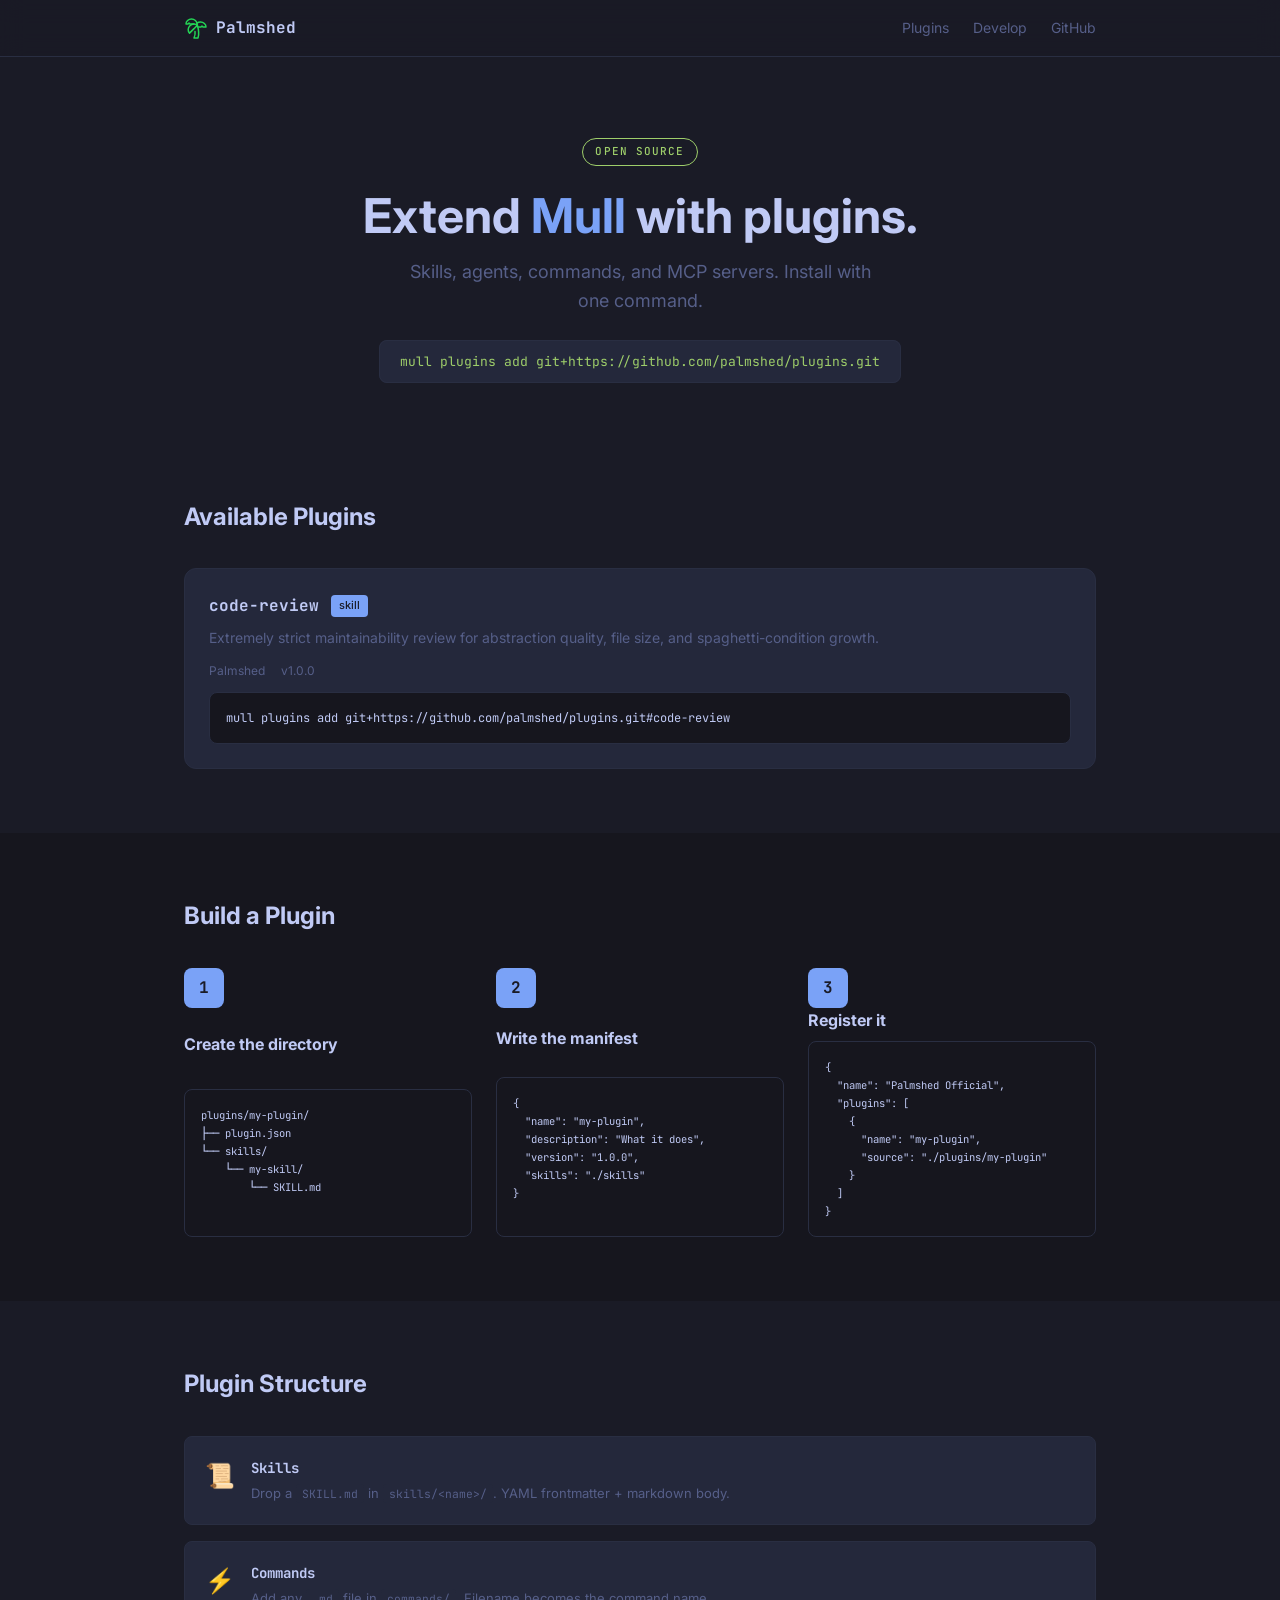
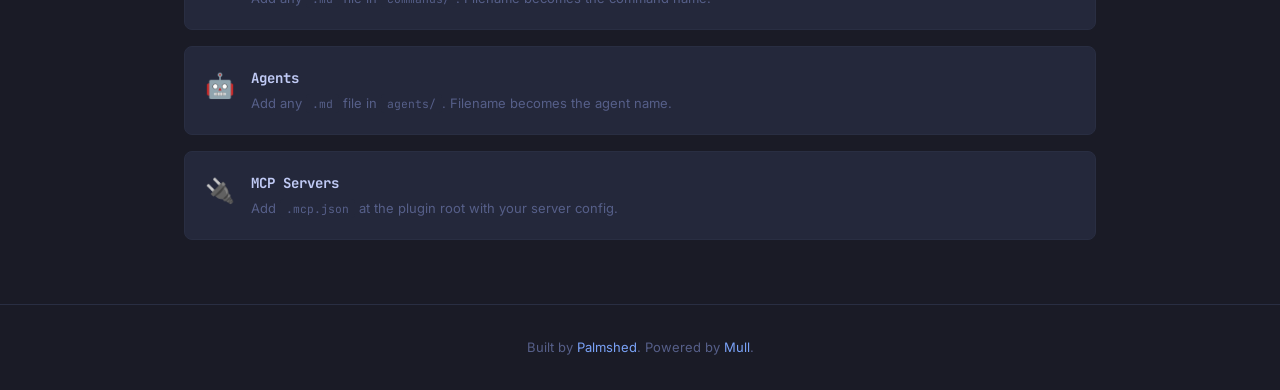
<file: website/index.html>
<!DOCTYPE html>
<html lang="en">
<head>
  <meta charset="UTF-8">
  <meta name="viewport" content="width=device-width, initial-scale=1.0">
  <title>Palmshed Plugins</title>
  <link rel="icon" type="image/svg+xml" href="./favicon.svg" />
  <link rel="icon" type="image/x-icon" href="./favicon.ico" />
  <link rel="stylesheet" href="style.css">
  <link rel="preconnect" href="https://fonts.googleapis.com">
  <link href="https://fonts.googleapis.com/css2?family=JetBrains+Mono:wght@400;500;700&family=Inter:wght@400;500;600;700&display=swap" rel="stylesheet">
</head>
<body>
  <nav class="nav">
    <div class="nav-inner">
      <a href="/" class="logo">
        <img src="./favicon.svg" alt="Palmshed" width="24" height="24"> Palmshed
      </a>
      <div class="nav-links">
        <a href="#plugins">Plugins</a>
        <a href="#develop">Develop</a>
        <a href="https://github.com/palmshed/plugins" target="_blank">GitHub</a>
      </div>
    </div>
  </nav>

  <header class="hero">
    <div class="container">
      <div class="hero-badge">OPEN SOURCE</div>
      <h1>Extend <span class="accent">Mull</span> with plugins.</h1>
      <p class="hero-sub">Skills, agents, commands, and MCP servers. Install with one command.</p>
      <div class="hero-install">
        <code>mull plugins add git+https://github.com/palmshed/plugins.git</code>
      </div>
    </div>
  </header>

  <section id="plugins" class="section">
    <div class="container">
      <h2>Available Plugins</h2>
      <div class="plugin-grid" id="plugin-list">
        <div class="plugin-card">
          <div class="plugin-header">
            <h3>code-review</h3>
            <span class="plugin-badge">skill</span>
          </div>
          <p>Extremely strict maintainability review for abstraction quality, file size, and spaghetti-condition growth.</p>
          <div class="plugin-meta">
            <span class="author">Palmshed</span>
            <span class="version">v1.0.0</span>
          </div>
          <pre class="plugin-install">mull plugins add git+https://github.com/palmshed/plugins.git#code-review</pre>
        </div>
      </div>
    </div>
  </section>

  <section id="develop" class="section section-alt">
    <div class="container">
      <h2>Build a Plugin</h2>
      <div class="steps">
        <div class="step">
          <div class="step-num">1</div>
          <h3>Create the directory</h3>
          <pre><code>plugins/my-plugin/
├── plugin.json
└── skills/
    └── my-skill/
        └── SKILL.md</code></pre>
        </div>
        <div class="step">
          <div class="step-num">2</div>
          <h3>Write the manifest</h3>
          <pre><code>{
  "name": "my-plugin",
  "description": "What it does",
  "version": "1.0.0",
  "skills": "./skills"
}</code></pre>
        </div>
        <div class="step">
          <div class="step-num">3</div>
          <h3>Register it</h3>
          <pre><code>{
  "name": "Palmshed Official",
  "plugins": [
    {
      "name": "my-plugin",
      "source": "./plugins/my-plugin"
    }
  ]
}</code></pre>
        </div>
      </div>
    </div>
  </section>

  <section class="section">
    <div class="container">
      <h2>Plugin Structure</h2>
      <div class="structure-table">
        <div class="structure-row">
          <div class="structure-icon">📜</div>
          <div>
            <h4>Skills</h4>
            <p>Drop a <code>SKILL.md</code> in <code>skills/&lt;name&gt;/</code>. YAML frontmatter + markdown body.</p>
          </div>
        </div>
        <div class="structure-row">
          <div class="structure-icon">⚡</div>
          <div>
            <h4>Commands</h4>
            <p>Add any <code>.md</code> file in <code>commands/</code>. Filename becomes the command name.</p>
          </div>
        </div>
        <div class="structure-row">
          <div class="structure-icon">🤖</div>
          <div>
            <h4>Agents</h4>
            <p>Add any <code>.md</code> file in <code>agents/</code>. Filename becomes the agent name.</p>
          </div>
        </div>
        <div class="structure-row">
          <div class="structure-icon">🔌</div>
          <div>
            <h4>MCP Servers</h4>
            <p>Add <code>.mcp.json</code> at the plugin root with your server config.</p>
          </div>
        </div>
      </div>
    </div>
  </section>

  <footer class="footer">
    <div class="container">
      <p>Built by <a href="https://palmshed.ai">Palmshed</a>. Powered by <a href="https://github.com/palmshed/mull">Mull</a>.</p>
    </div>
  </footer>
</body>
</html>
</file>
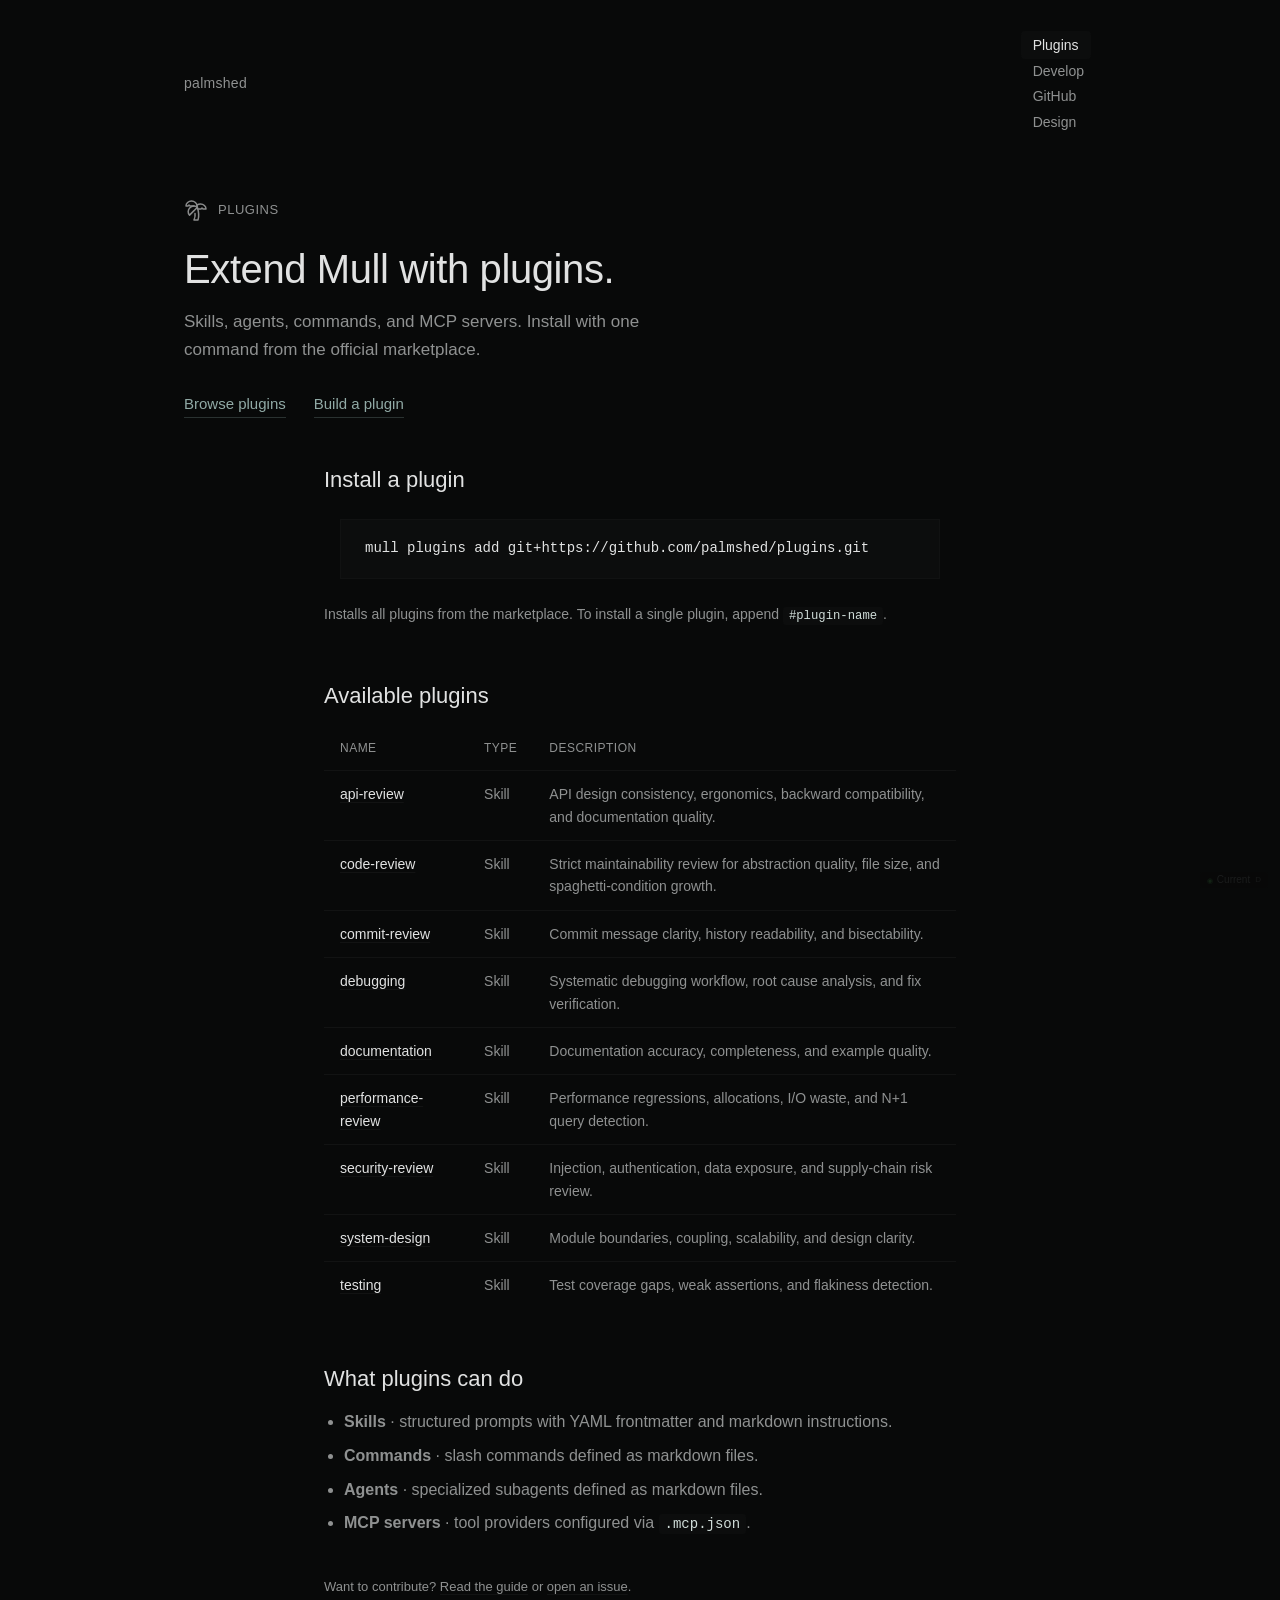
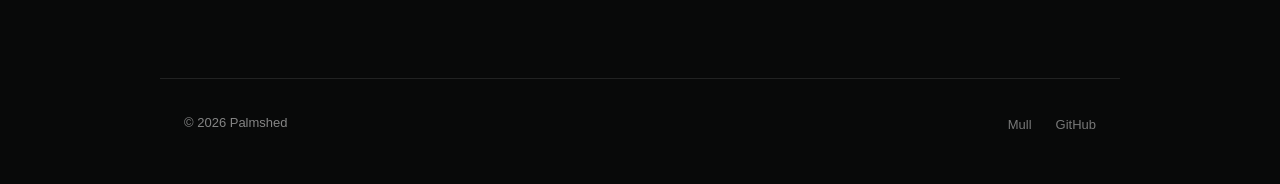
<file: .github/website/index.html>
<!doctype html>
<html lang="en">
  <head>
    <meta charset="utf-8" />
    <meta name="viewport" content="width=device-width, initial-scale=1" />
    <title>Palmshed ~ Plugins</title>
    <meta name="description" content="Extend Mull with skills, agents, commands, and MCP servers. Install with one command." />
    <link rel="stylesheet" href="./styles.css" />
    <link rel="icon" type="image/svg+xml" href="./favicon.svg" />
    <link rel="icon" type="image/x-icon" href="./favicon.ico" />
  </head>
  <body>
    <script>
      (function(){var k='palmshed-design';var v=sessionStorage.getItem(k);if(v==='previous'){document.documentElement.dataset.design='previous'}})();
    </script>
    <nav>
      <span class="nav-mark"><svg class="nav-icon" viewBox="0 0 24 24" fill="none" stroke="currentColor" stroke-width="1.5" stroke-linecap="round" stroke-linejoin="round" aria-hidden="true"><path d="M13 8c0-2.76-2.46-5-5.5-5S2 5.24 2 8h2l1-1 1 1h4"/><path d="M13 7.14A5.82 5.82 0 0 1 16.5 6c3.04 0 5.5 2.24 5.5 5h-3l-1-1-1 1h-3"/><path d="M5.89 9.71c-2.15 2.15-2.3 5.47-.35 7.43l4.24-4.25.7-.7.71-.71 2.12-2.12c-1.95-1.96-5.27-1.8-7.42.35"/><path d="M11 15.5c.5 2.5-.17 4.5-1 6.5h4c2-5.5-.5-12-1-14"/></svg> palmshed</span>
      <ul class="nav-links" id="nav">
        <li><a href="./index.html" class="active">Plugins</a></li>
        <li><a href="./develop.html">Develop</a></li>
        <li><a href="https://github.com/palmshed/plugins">GitHub</a></li>
        <li><a href="#" id="design-link">Design</a></li>
      </ul>
      <button class="mobile-menu-toggle" aria-label="Menu" aria-expanded="false">Menu</button>
    </nav>

    <div class="hero">
      <div class="hero-content">
        <div class="hero-mark">
          <svg viewBox="0 0 24 24" fill="none" stroke="currentColor" stroke-width="1.5" stroke-linecap="round" stroke-linejoin="round" aria-hidden="true">
            <path d="M13 8c0-2.76-2.46-5-5.5-5S2 5.24 2 8h2l1-1 1 1h4"/>
            <path d="M13 7.14A5.82 5.82 0 0 1 16.5 6c3.04 0 5.5 2.24 5.5 5h-3l-1-1-1 1h-3"/>
            <path d="M5.89 9.71c-2.15 2.15-2.3 5.47-.35 7.43l4.24-4.25.7-.7.71-.71 2.12-2.12c-1.95-1.96-5.27-1.8-7.42.35"/>
            <path d="M11 15.5c.5 2.5-.17 4.5-1 6.5h4c2-5.5-.5-12-1-14"/>
          </svg>
          <span>Plugins</span>
        </div>
        <h1>Extend Mull with plugins.</h1>
        <p>Skills, agents, commands, and MCP servers. Install with one command from the official marketplace.</p>
        <div class="hero-actions">
          <a href="./index.html#available">Browse plugins</a>
          <a href="./develop.html">Build a plugin</a>
        </div>
      </div>
    </div>

    <div class="page" id="available">
      <section>
        <h2>Install a plugin</h2>
        <pre><code>mull plugins add git+https://github.com/palmshed/plugins.git</code></pre>
        <p class="subtext">Installs all plugins from the marketplace. To install a single plugin, append <code>#plugin-name</code>.</p>
      </section>

      <section>
        <h2>Available plugins</h2>
        <div class="table-wrap">
          <table class="table">
            <thead>
              <tr>
                <th>Name</th>
                <th>Type</th>
                <th>Description</th>
              </tr>
            </thead>
            <tbody>
              <tr>
                <td data-label="Name"><a href="https://github.com/palmshed/plugins/tree/main/plugins/api-review">api-review</a></td>
                <td data-label="Type">Skill</td>
                <td data-label="Description">API design consistency, ergonomics, backward compatibility, and documentation quality.</td>
              </tr>
              <tr>
                <td data-label="Name"><a href="https://github.com/palmshed/plugins/tree/main/plugins/code-review">code-review</a></td>
                <td data-label="Type">Skill</td>
                <td data-label="Description">Strict maintainability review for abstraction quality, file size, and spaghetti-condition growth.</td>
              </tr>
              <tr>
                <td data-label="Name"><a href="https://github.com/palmshed/plugins/tree/main/plugins/commit-review">commit-review</a></td>
                <td data-label="Type">Skill</td>
                <td data-label="Description">Commit message clarity, history readability, and bisectability.</td>
              </tr>
              <tr>
                <td data-label="Name"><a href="https://github.com/palmshed/plugins/tree/main/plugins/debugging">debugging</a></td>
                <td data-label="Type">Skill</td>
                <td data-label="Description">Systematic debugging workflow, root cause analysis, and fix verification.</td>
              </tr>
              <tr>
                <td data-label="Name"><a href="https://github.com/palmshed/plugins/tree/main/plugins/documentation">documentation</a></td>
                <td data-label="Type">Skill</td>
                <td data-label="Description">Documentation accuracy, completeness, and example quality.</td>
              </tr>
              <tr>
                <td data-label="Name"><a href="https://github.com/palmshed/plugins/tree/main/plugins/performance-review">performance-review</a></td>
                <td data-label="Type">Skill</td>
                <td data-label="Description">Performance regressions, allocations, I/O waste, and N+1 query detection.</td>
              </tr>
              <tr>
                <td data-label="Name"><a href="https://github.com/palmshed/plugins/tree/main/plugins/security-review">security-review</a></td>
                <td data-label="Type">Skill</td>
                <td data-label="Description">Injection, authentication, data exposure, and supply-chain risk review.</td>
              </tr>
              <tr>
                <td data-label="Name"><a href="https://github.com/palmshed/plugins/tree/main/plugins/system-design">system-design</a></td>
                <td data-label="Type">Skill</td>
                <td data-label="Description">Module boundaries, coupling, scalability, and design clarity.</td>
              </tr>
              <tr>
                <td data-label="Name"><a href="https://github.com/palmshed/plugins/tree/main/plugins/testing">testing</a></td>
                <td data-label="Type">Skill</td>
                <td data-label="Description">Test coverage gaps, weak assertions, and flakiness detection.</td>
              </tr>
            </tbody>
          </table>
        </div>
      </section>

      <section>
        <h2>What plugins can do</h2>
        <ul>
          <li><strong>Skills</strong> &middot; structured prompts with YAML frontmatter and markdown instructions.</li>
          <li><strong>Commands</strong> &middot; slash commands defined as markdown files.</li>
          <li><strong>Agents</strong> &middot; specialized subagents defined as markdown files.</li>
          <li><strong>MCP servers</strong> &middot; tool providers configured via <code>.mcp.json</code>.</li>
        </ul>
      </section>

      <p class="feedback">Want to contribute? <a href="./develop.html">Read the guide</a> or <a href="https://github.com/palmshed/plugins/issues">open an issue</a>.</p>
    </div>

    <footer>
      <p>&copy; 2026 Palmshed</p>
      <ul class="footer-links">
        <li><a href="https://github.com/palmshed/mull">Mull</a></li>
        <li><a href="https://github.com/palmshed/plugins">GitHub</a></li>
      </ul>
    </footer>

    <script src="./design-mode.js"></script>
    <script>
      (function() {
        var toggle = document.querySelector('.mobile-menu-toggle');
        var nav = document.getElementById('nav');
        if (!toggle || !nav) return;
        function sync() { toggle.setAttribute('aria-expanded', nav.classList.contains('active')); }
        toggle.addEventListener('click', function(e) {
          e.stopPropagation();
          nav.classList.toggle('active');
          sync();
        });
        document.addEventListener('click', function(e) {
          if (nav.classList.contains('active') && !nav.contains(e.target) && e.target !== toggle) {
            nav.classList.remove('active');
            sync();
          }
        });
        document.addEventListener('keydown', function(e) {
          if (e.key === 'Escape' && nav.classList.contains('active')) {
            nav.classList.remove('active');
            sync();
            toggle.focus();
          }
        });
      })();
    </script>
  </body>
</html>
</file>
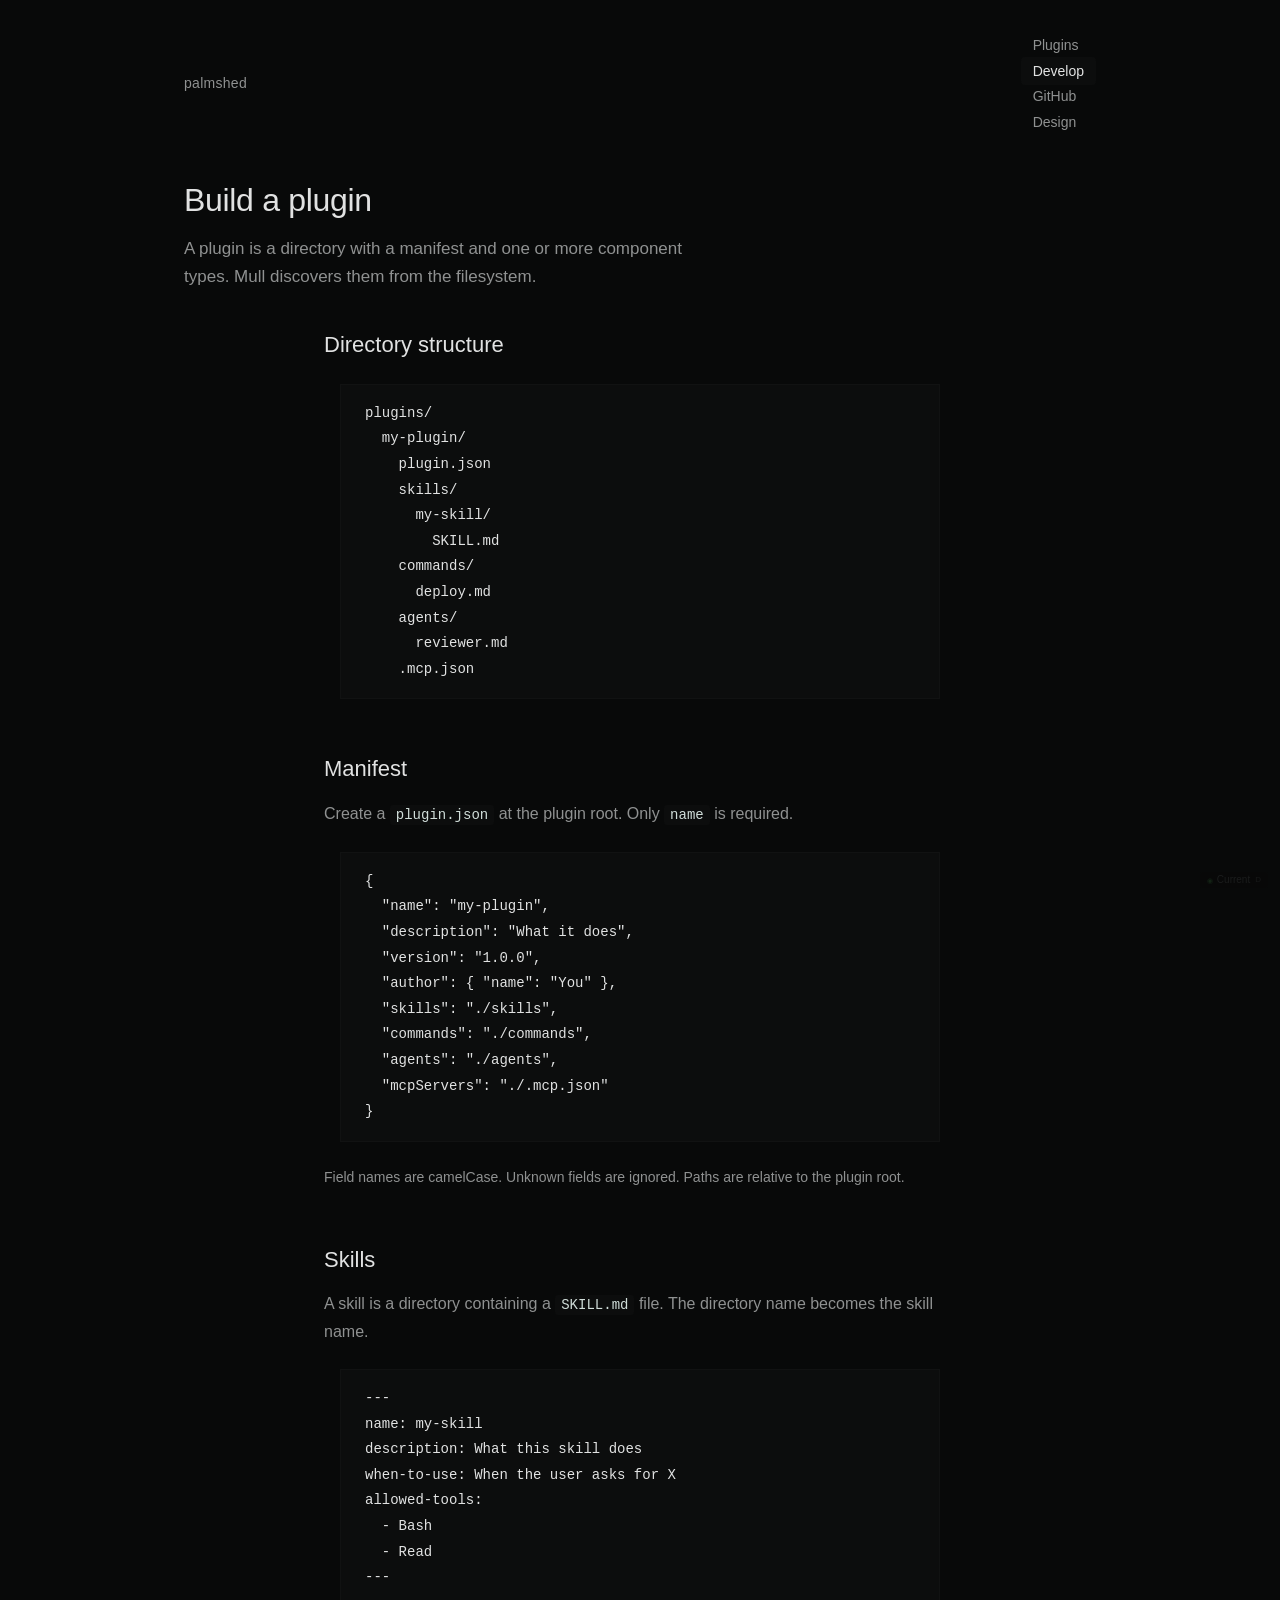
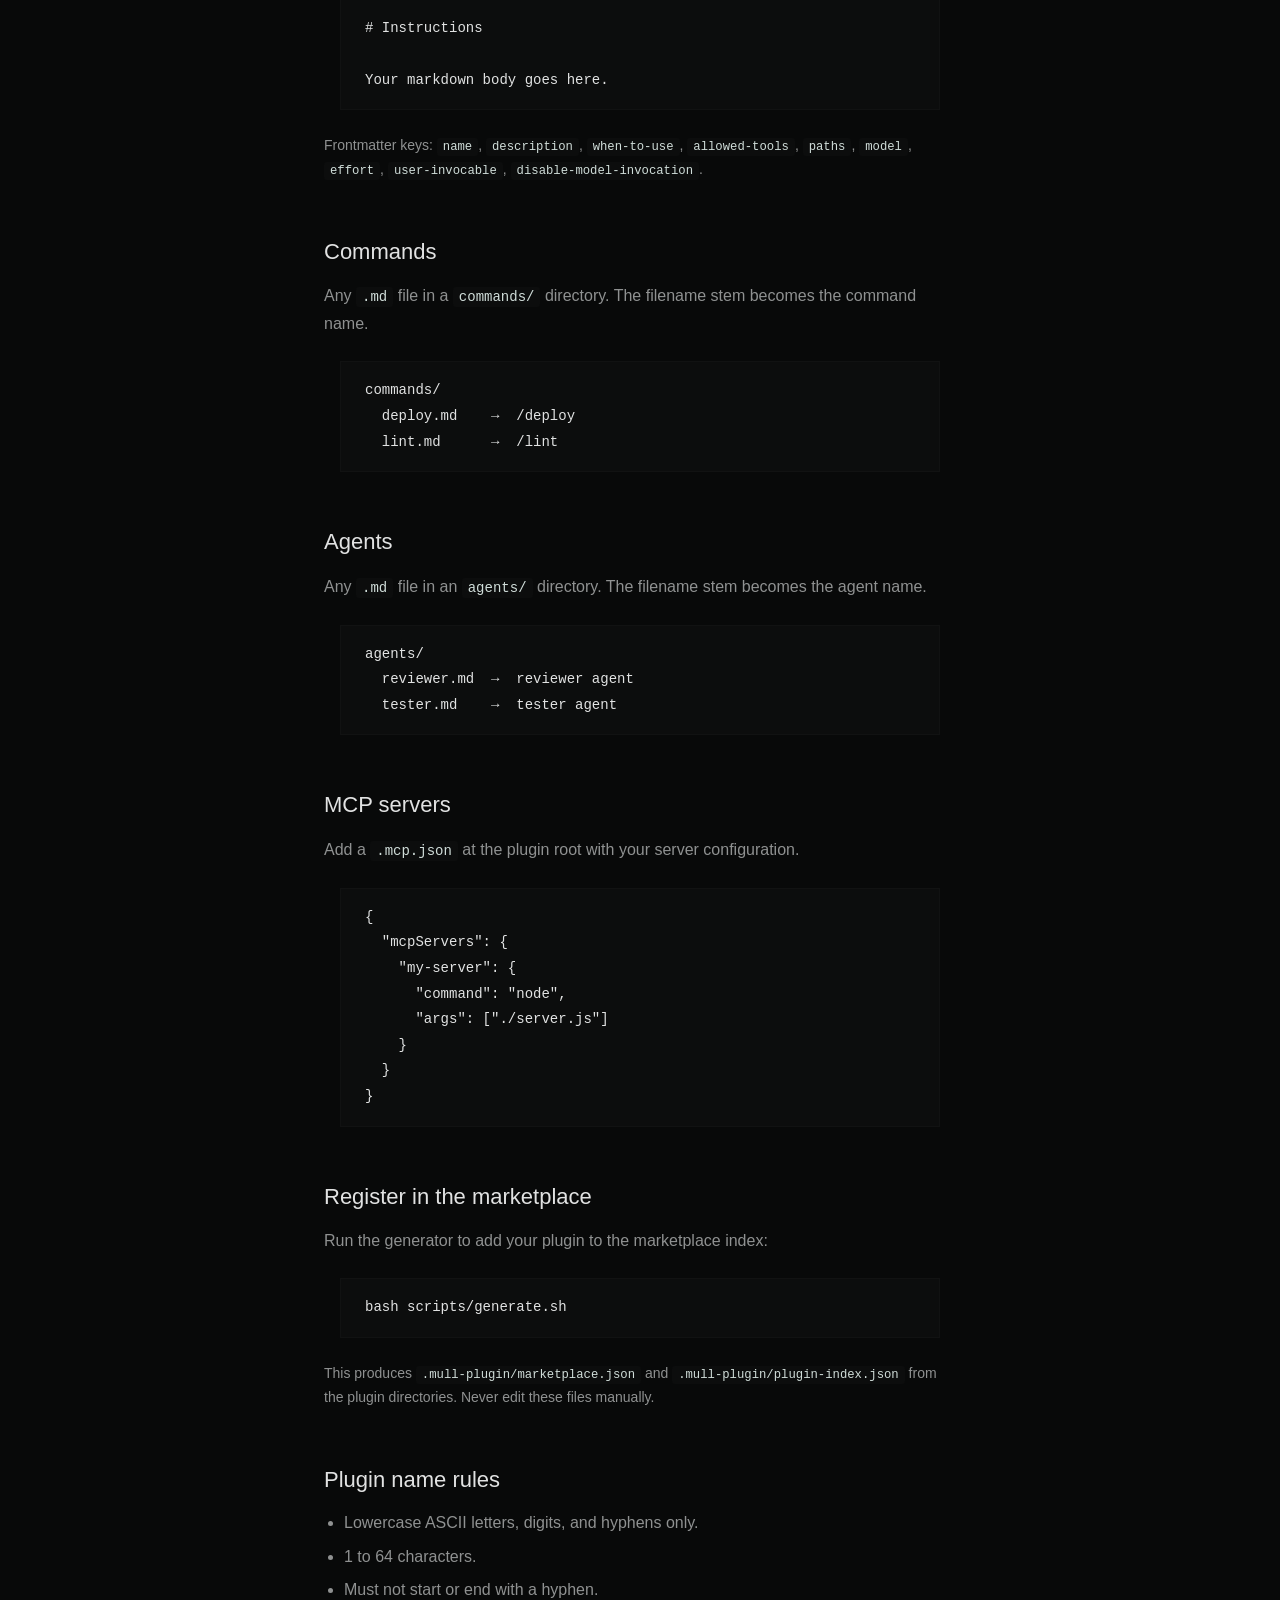
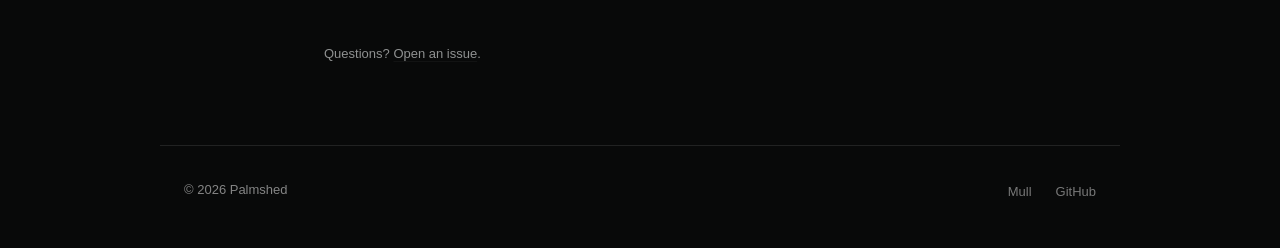
<file: .github/website/develop.html>
<!doctype html>
<html lang="en">
  <head>
    <meta charset="utf-8" />
    <meta name="viewport" content="width=device-width, initial-scale=1" />
    <title>Palmshed ~ Develop</title>
    <meta name="description" content="Build a plugin for Mull. Skills, agents, commands, and MCP servers." />
    <link rel="stylesheet" href="./styles.css" />
    <link rel="icon" type="image/svg+xml" href="./favicon.svg" />
    <link rel="icon" type="image/x-icon" href="./favicon.ico" />
  </head>
  <body>
    <script>
      (function(){var k='palmshed-design';var v=sessionStorage.getItem(k);if(v==='previous'){document.documentElement.dataset.design='previous'}})();
    </script>
    <nav>
      <span class="nav-mark"><svg class="nav-icon" viewBox="0 0 24 24" fill="none" stroke="currentColor" stroke-width="1.5" stroke-linecap="round" stroke-linejoin="round" aria-hidden="true"><path d="M13 8c0-2.76-2.46-5-5.5-5S2 5.24 2 8h2l1-1 1 1h4"/><path d="M13 7.14A5.82 5.82 0 0 1 16.5 6c3.04 0 5.5 2.24 5.5 5h-3l-1-1-1 1h-3"/><path d="M5.89 9.71c-2.15 2.15-2.3 5.47-.35 7.43l4.24-4.25.7-.7.71-.71 2.12-2.12c-1.95-1.96-5.27-1.8-7.42.35"/><path d="M11 15.5c.5 2.5-.17 4.5-1 6.5h4c2-5.5-.5-12-1-14"/></svg> palmshed</span>
      <ul class="nav-links" id="nav">
        <li><a href="./index.html">Plugins</a></li>
        <li><a href="./develop.html" class="active">Develop</a></li>
        <li><a href="https://github.com/palmshed/plugins">GitHub</a></li>
        <li><a href="#" id="design-link">Design</a></li>
      </ul>
      <button class="mobile-menu-toggle" aria-label="Menu" aria-expanded="false">Menu</button>
    </nav>

    <div class="hero hero-short">
      <div class="hero-content">
        <h1>Build a plugin</h1>
        <p>A plugin is a directory with a manifest and one or more component types. Mull discovers them from the filesystem.</p>
      </div>
    </div>

    <div class="page">
      <section>
        <h2>Directory structure</h2>
        <pre><code>plugins/
  my-plugin/
    plugin.json
    skills/
      my-skill/
        SKILL.md
    commands/
      deploy.md
    agents/
      reviewer.md
    .mcp.json</code></pre>
      </section>

      <section>
        <h2>Manifest</h2>
        <p>Create a <code>plugin.json</code> at the plugin root. Only <code>name</code> is required.</p>
        <pre><code>{
  "name": "my-plugin",
  "description": "What it does",
  "version": "1.0.0",
  "author": { "name": "You" },
  "skills": "./skills",
  "commands": "./commands",
  "agents": "./agents",
  "mcpServers": "./.mcp.json"
}</code></pre>
        <p class="subtext">Field names are camelCase. Unknown fields are ignored. Paths are relative to the plugin root.</p>
      </section>

      <section>
        <h2>Skills</h2>
        <p>A skill is a directory containing a <code>SKILL.md</code> file. The directory name becomes the skill name.</p>
        <pre><code>---
name: my-skill
description: What this skill does
when-to-use: When the user asks for X
allowed-tools:
  - Bash
  - Read
---

# Instructions

Your markdown body goes here.</code></pre>
        <p class="subtext">Frontmatter keys: <code>name</code>, <code>description</code>, <code>when-to-use</code>, <code>allowed-tools</code>, <code>paths</code>, <code>model</code>, <code>effort</code>, <code>user-invocable</code>, <code>disable-model-invocation</code>.</p>
      </section>

      <section>
        <h2>Commands</h2>
        <p>Any <code>.md</code> file in a <code>commands/</code> directory. The filename stem becomes the command name.</p>
        <pre><code>commands/
  deploy.md    &rarr;  /deploy
  lint.md      &rarr;  /lint</code></pre>
      </section>

      <section>
        <h2>Agents</h2>
        <p>Any <code>.md</code> file in an <code>agents/</code> directory. The filename stem becomes the agent name.</p>
        <pre><code>agents/
  reviewer.md  &rarr;  reviewer agent
  tester.md    &rarr;  tester agent</code></pre>
      </section>

      <section>
        <h2>MCP servers</h2>
        <p>Add a <code>.mcp.json</code> at the plugin root with your server configuration.</p>
        <pre><code>{
  "mcpServers": {
    "my-server": {
      "command": "node",
      "args": ["./server.js"]
    }
  }
}</code></pre>
      </section>

      <section>
        <h2>Register in the marketplace</h2>
        <p>Run the generator to add your plugin to the marketplace index:</p>
        <pre><code>bash scripts/generate.sh</code></pre>
        <p class="subtext">This produces <code>.mull-plugin/marketplace.json</code> and <code>.mull-plugin/plugin-index.json</code> from the plugin directories. Never edit these files manually.</p>
      </section>

      <section>
        <h2>Plugin name rules</h2>
        <ul>
          <li>Lowercase ASCII letters, digits, and hyphens only.</li>
          <li>1 to 64 characters.</li>
          <li>Must not start or end with a hyphen.</li>
        </ul>
      </section>

      <p class="feedback">Questions? <a href="https://github.com/palmshed/plugins/issues">Open an issue</a>.</p>
    </div>

    <footer>
      <p>&copy; 2026 Palmshed</p>
      <ul class="footer-links">
        <li><a href="https://github.com/palmshed/mull">Mull</a></li>
        <li><a href="https://github.com/palmshed/plugins">GitHub</a></li>
      </ul>
    </footer>

    <script src="./design-mode.js"></script>
    <script>
      (function() {
        var toggle = document.querySelector('.mobile-menu-toggle');
        var nav = document.getElementById('nav');
        if (!toggle || !nav) return;
        function sync() { toggle.setAttribute('aria-expanded', nav.classList.contains('active')); }
        toggle.addEventListener('click', function(e) {
          e.stopPropagation();
          nav.classList.toggle('active');
          sync();
        });
        document.addEventListener('click', function(e) {
          if (nav.classList.contains('active') && !nav.contains(e.target) && e.target !== toggle) {
            nav.classList.remove('active');
            sync();
          }
        });
        document.addEventListener('keydown', function(e) {
          if (e.key === 'Escape' && nav.classList.contains('active')) {
            nav.classList.remove('active');
            sync();
            toggle.focus();
          }
        });
      })();
    </script>
  </body>
</html>
</file>
<file: website/style.css>
:root {
  --bg: #1a1b26;
  --bg-alt: #16161e;
  --bg-card: #24283b;
  --fg: #c0caf5;
  --fg-dim: #565f89;
  --accent: #7aa2f7;
  --green: #9ece6a;
  --red: #f7768e;
  --yellow: #e0af68;
  --purple: #bb9af7;
  --border: #292e42;
  --font-mono: 'JetBrains Mono', monospace;
  --font-sans: 'Inter', -apple-system, sans-serif;
}

* { margin: 0; padding: 0; box-sizing: border-box; }

body {
  font-family: var(--font-sans);
  background: var(--bg);
  color: var(--fg);
  line-height: 1.6;
  -webkit-font-smoothing: antialiased;
}

.container {
  max-width: 960px;
  margin: 0 auto;
  padding: 0 24px;
}

a { color: var(--accent); text-decoration: none; }
a:hover { text-decoration: underline; }

code {
  font-family: var(--font-mono);
  font-size: 0.875em;
  background: var(--bg-card);
  padding: 2px 6px;
  border-radius: 4px;
}

pre {
  font-family: var(--font-mono);
  font-size: 0.8125rem;
  background: var(--bg-alt);
  border: 1px solid var(--border);
  border-radius: 8px;
  padding: 16px;
  overflow-x: auto;
  line-height: 1.5;
}

pre code {
  background: none;
  padding: 0;
}

/* Nav */
.nav {
  position: sticky;
  top: 0;
  z-index: 100;
  background: rgba(26, 27, 38, 0.85);
  backdrop-filter: blur(12px);
  border-bottom: 1px solid var(--border);
}

.nav-inner {
  max-width: 960px;
  margin: 0 auto;
  padding: 0 24px;
  display: flex;
  align-items: center;
  justify-content: space-between;
  height: 56px;
}

.logo {
  font-family: var(--font-mono);
  font-weight: 700;
  font-size: 1rem;
  color: var(--fg);
  display: flex;
  align-items: center;
  gap: 8px;
}

.logo:hover { text-decoration: none; }

.logo img {
  display: inline-block;
  vertical-align: middle;
}

.logo-icon { color: var(--accent); }

.nav-links {
  display: flex;
  gap: 24px;
  font-size: 0.875rem;
}

.nav-links a { color: var(--fg-dim); }
.nav-links a:hover { color: var(--fg); text-decoration: none; }

/* Hero */
.hero {
  padding: 80px 0 60px;
  text-align: center;
}

.hero-badge {
  display: inline-block;
  font-family: var(--font-mono);
  font-size: 0.6875rem;
  font-weight: 500;
  letter-spacing: 0.1em;
  color: var(--green);
  border: 1px solid var(--green);
  padding: 4px 12px;
  border-radius: 999px;
  margin-bottom: 24px;
}

.hero h1 {
  font-size: 3rem;
  font-weight: 700;
  line-height: 1.1;
  margin-bottom: 16px;
}

.accent { color: var(--accent); }

.hero-sub {
  font-size: 1.125rem;
  color: var(--fg-dim);
  max-width: 480px;
  margin: 0 auto 32px;
}

.hero-install {
  display: inline-block;
}

.hero-install code {
  font-size: 0.8125rem;
  background: var(--bg-card);
  border: 1px solid var(--border);
  padding: 12px 20px;
  border-radius: 8px;
  color: var(--green);
}

/* Sections */
.section {
  padding: 64px 0;
}

.section-alt {
  background: var(--bg-alt);
}

.section h2 {
  font-size: 1.5rem;
  margin-bottom: 32px;
}

/* Plugin grid */
.plugin-grid {
  display: grid;
  gap: 16px;
}

.plugin-card {
  background: var(--bg-card);
  border: 1px solid var(--border);
  border-radius: 12px;
  padding: 24px;
  transition: border-color 0.2s;
}

.plugin-card:hover {
  border-color: var(--accent);
}

.plugin-header {
  display: flex;
  align-items: center;
  gap: 12px;
  margin-bottom: 8px;
}

.plugin-header h3 {
  font-family: var(--font-mono);
  font-size: 1rem;
}

.plugin-badge {
  font-size: 0.6875rem;
  font-weight: 500;
  background: var(--accent);
  color: var(--bg);
  padding: 2px 8px;
  border-radius: 4px;
}

.plugin-card p {
  color: var(--fg-dim);
  font-size: 0.875rem;
  margin-bottom: 12px;
}

.plugin-meta {
  display: flex;
  gap: 16px;
  font-size: 0.75rem;
  color: var(--fg-dim);
  margin-bottom: 12px;
}

.plugin-install {
  font-size: 0.75rem;
  margin: 0;
}

/* Steps */
.steps {
  display: grid;
  gap: 24px;
}

.step {
  display: grid;
  grid-template-columns: 40px 1fr;
  grid-template-rows: auto auto;
  gap: 0 16px;
}

.step-num {
  grid-row: 1 / 3;
  width: 40px;
  height: 40px;
  display: flex;
  align-items: center;
  justify-content: center;
  background: var(--accent);
  color: var(--bg);
  font-family: var(--font-mono);
  font-weight: 700;
  border-radius: 8px;
}

.step h3 {
  font-size: 1rem;
  margin-bottom: 8px;
}

.step pre {
  font-size: 0.75rem;
}

/* Structure table */
.structure-table {
  display: grid;
  gap: 16px;
}

.structure-row {
  display: flex;
  gap: 16px;
  align-items: flex-start;
  background: var(--bg-card);
  border: 1px solid var(--border);
  border-radius: 8px;
  padding: 20px;
}

.structure-icon {
  font-size: 1.5rem;
  flex-shrink: 0;
}

.structure-row h4 {
  font-family: var(--font-mono);
  font-size: 0.875rem;
  margin-bottom: 4px;
}

.structure-row p {
  font-size: 0.8125rem;
  color: var(--fg-dim);
}

/* Footer */
.footer {
  border-top: 1px solid var(--border);
  padding: 32px 0;
  text-align: center;
  font-size: 0.8125rem;
  color: var(--fg-dim);
}

/* Responsive */
@media (min-width: 640px) {
  .steps {
    grid-template-columns: repeat(3, 1fr);
  }

  .step {
    grid-template-columns: 1fr;
    grid-template-rows: auto auto auto;
  }

  .step-num {
    grid-row: auto;
  }
}
</file>
<file: .github/website/styles.css>
:root {
  --bg: #080909;
  --surface: #0e1010;
  --text: #e1e2e2;
  --text-secondary: #8f9191;
  --accent: #91AAA6;
  --border: rgba(255, 255, 255, 0.04);
  --code-bg: rgba(255, 255, 255, 0.015);
  --font: -apple-system, BlinkMacSystemFont, "Segoe UI", Roboto, Helvetica, Arial, sans-serif;
  --mono: ui-monospace, SFMono-Regular, "SF Mono", Menlo, Consolas, monospace;
}

* {
  box-sizing: border-box;
  margin: 0;
  padding: 0;
}

body {
  background: var(--bg);
  color: var(--text);
  font-family: var(--font);
  font-size: 1rem;
  line-height: 1.6;
  -webkit-font-smoothing: antialiased;
}

a {
  color: var(--text);
  text-decoration: underline;
  text-underline-offset: 3px;
  text-decoration-color: var(--border);
}

a:hover {
  color: var(--accent);
  text-decoration-color: var(--accent);
}

:focus-visible {
  outline: 1.5px solid var(--accent);
  outline-offset: 2px;
}

/* Navigation */
nav {
  display: flex;
  align-items: center;
  justify-content: space-between;
  padding: 2rem 1.5rem 0;
  max-width: 960px;
  margin: 0 auto;
  position: relative;
}

.nav-links {
  gap: 0.25rem;
  list-style: none;
}

.nav-mark {
  display: flex;
  align-items: center;
  gap: 0.5rem;
  font-size: 0.875rem;
  font-weight: 500;
  color: var(--text-secondary);
  letter-spacing: 0.02em;
}

.nav-icon {
  width: 1rem;
  height: 1rem;
  display: none;
}

.nav-links a {
  font-size: 0.875rem;
  color: var(--text-secondary);
  text-decoration: none;
  padding: 0.375rem 0.75rem;
  border-radius: 4px;
  transition: none;
}

.nav-links a:hover,
.nav-links a.active {
  color: var(--text);
  background: var(--code-bg);
}

.mobile-menu-toggle {
  display: none;
  background: none;
  border: 1px solid var(--border);
  border-radius: 4px;
  cursor: pointer;
  padding: 0.5rem 0.75rem;
  color: var(--text-secondary);
  font-family: var(--font);
  font-size: 0.8125rem;
}

.mobile-menu-toggle:hover {
  color: var(--text);
  border-color: rgba(255, 255, 255, 0.15);
}

/* Hero */
.hero {
  padding: 4rem 1.5rem 3rem;
  max-width: 960px;
  margin: 0 auto;
}

.hero-content {
  max-width: 640px;
}

.hero-mark {
  display: flex;
  align-items: center;
  gap: 0.625rem;
  margin-bottom: 1.5rem;
}

.hero-mark svg {
  width: 1.5rem;
  height: 1.5rem;
  opacity: 0.6;
  flex-shrink: 0;
}

.hero-mark span {
  font-size: 0.8125rem;
  color: var(--text-secondary);
  font-weight: 500;
  letter-spacing: 0.04em;
  text-transform: uppercase;
}

.hero h1 {
  font-size: clamp(1.625rem, 4.5vw, 2.5rem);
  font-weight: 500;
  line-height: 1.15;
  margin-bottom: 1rem;
  letter-spacing: -0.01em;
  max-width: 500px;
}

.hero p {
  font-size: clamp(1rem, 2.5vw, 1.0625rem);
  color: var(--text-secondary);
  line-height: 1.65;
  max-width: 520px;
}

.hero-actions {
  margin-top: 1.75rem;
  display: flex;
  gap: 1.75rem;
  align-items: center;
  flex-wrap: wrap;
}

.hero-actions a {
  font-size: 0.9375rem;
  font-weight: 500;
  color: var(--accent);
  text-decoration: none;
  border-bottom: 1px solid rgba(145, 170, 166, 0.25);
  padding-bottom: 1px;
}

.hero-actions a:hover {
  color: var(--text);
  border-color: var(--text-secondary);
}

/* Main content */
.page {
  max-width: 680px;
  margin: 0 auto;
  padding: 0 1.5rem 5rem;
}

.page section + section {
  margin-top: 3.5rem;
}

.page h2 {
  font-size: 1.375rem;
  font-weight: 500;
  margin-bottom: 1rem;
  color: var(--text);
  line-height: 1.3;
}

.page h3 {
  font-size: 1.0625rem;
  font-weight: 500;
  margin-bottom: 0.75rem;
  color: var(--text);
}

.page p {
  margin-bottom: 1.25rem;
  color: var(--text-secondary);
  line-height: 1.7;
}

.page p:last-child {
  margin-bottom: 0;
}

.page ul {
  margin-bottom: 1.25rem;
  padding-left: 1.25rem;
  color: var(--text-secondary);
}

.page li {
  margin-bottom: 0.5rem;
  line-height: 1.6;
}

.page li:last-child {
  margin-bottom: 0;
}

.page a,
.hero p a {
  color: var(--text);
  text-decoration: underline;
  text-underline-offset: 3px;
  text-decoration-color: var(--border);
}

.page a:hover,
.hero p a:hover {
  color: var(--accent);
  text-decoration-color: var(--accent);
}

/* Code */
code {
  font-family: var(--mono);
  font-size: 0.875em;
  color: #d0ddd9;
  background: var(--code-bg);
  padding: 0.125rem 0.375rem;
  border-radius: 3px;
  word-break: break-word;
}

pre {
  background: var(--code-bg);
  border: 1px solid rgba(255, 255, 255, 0.02);
  padding: 1rem 1.5rem;
  overflow-x: auto;
  margin-top: 1.5rem;
  margin-bottom: 1.5rem;
  max-width: 600px;
  margin-left: auto;
  margin-right: auto;
}

pre code {
  background: none;
  padding: 0;
  color: var(--text);
  font-size: 0.875rem;
  line-height: 1.65;
  font-family: var(--mono);
}

/* Tables */
.table-wrap {
  overflow-x: auto;
  margin-bottom: 1.5rem;
}

.table {
  width: 100%;
  border-collapse: collapse;
  font-size: 0.875rem;
}

.table th {
  text-align: left;
  padding: 0.75rem 1rem;
  color: var(--text-secondary);
  font-weight: 500;
  border-bottom: 1px solid var(--border);
  font-size: 0.75rem;
  text-transform: uppercase;
  letter-spacing: 0.04em;
}

.table td {
  padding: 0.75rem 1rem;
  color: var(--text-secondary);
  border-bottom: 1px solid var(--border);
  vertical-align: top;
  line-height: 1.6;
}

.table tr:last-child td {
  border-bottom: none;
}

/* Footer */
footer {
  max-width: 960px;
  margin: 0 auto;
  padding: 2rem 1.5rem 3rem;
  border-top: 1px solid rgba(255, 255, 255, 0.1);
  display: flex;
  justify-content: space-between;
  align-items: center;
  flex-wrap: wrap;
  gap: 1rem;
}

footer p {
  color: rgba(255, 255, 255, 0.5);
  font-size: 0.8125rem;
}

.footer-links {
  display: flex;
  gap: 1.5rem;
  list-style: none;
}

.footer-links a {
  color: rgba(255, 255, 255, 0.45);
  font-size: 0.8125rem;
  text-decoration: none;
}

.footer-links a:hover {
  color: var(--text);
}

/* Feedback */
.feedback {
  font-size: 0.8125rem;
  margin-top: 2.5rem;
}

.feedback a {
  color: inherit;
}

/* Short hero for inner pages */
.hero-short {
  padding: 3rem 1.5rem 2.5rem;
}

.hero-short h1 {
  font-size: clamp(1.375rem, 3.5vw, 2rem);
  max-width: 480px;
}

.hero-short .hero-content {
  max-width: 560px;
}

/* Utility */
.subtext {
  font-size: 0.875rem;
  color: var(--text-secondary);
  margin-top: 0.75rem;
}

/* Mobile */
@media (max-width: 768px) {
  nav {
    padding: 1.25rem 1rem 0;
  }

  .nav-links {
    display: none;
    position: absolute;
    top: 100%;
    left: 0;
    right: 0;
    background: var(--surface);
    border: 1px solid var(--border);
    border-radius: 8px;
    padding: 0.25rem;
    flex-direction: column;
    gap: 0;
    z-index: 100;
    margin: 0.5rem 1rem 0;
  }

  .nav-links.active {
    display: flex;
  }

  .nav-links a {
    padding: 0.75rem 1rem;
    font-size: 1rem;
    border-radius: 0;
  }

  .nav-links li:first-child a {
    border-radius: 6px 6px 0 0;
  }

  .nav-links li:last-child a {
    border-radius: 0 0 6px 6px;
  }

  .mobile-menu-toggle {
    display: flex;
    align-items: center;
    padding: 0.75rem 1rem;
    min-height: 44px;
    min-width: 44px;
  }

  .hero {
    padding: 2.5rem 1rem 2rem;
  }

  .hero h1 {
    max-width: none;
  }

  .hero p {
    font-size: 1rem;
  }

  .hero-content {
    max-width: none;
  }

  .page {
    padding: 0 1rem 3rem;
  }

  .page section + section {
    margin-top: 2.5rem;
  }

  .feedback {
    margin-top: 2rem;
  }

  footer {
    padding: 1.5rem 1rem 2rem;
    flex-direction: column;
    text-align: center;
  }

  .table th {
    display: none;
  }

  .table td {
    display: block;
    padding: 0.5rem 0;
    border: none;
  }

  .table tr {
    display: block;
    padding: 0.75rem 0;
    margin-bottom: 1rem;
  }

  .table td::before {
    content: attr(data-label);
    display: block;
    font-size: 0.75rem;
    text-transform: uppercase;
    letter-spacing: 0.03em;
    color: var(--text-secondary);
    margin-bottom: 0.25rem;
  }
}

@media (max-height: 500px) and (max-width: 900px) {
  .hero {
    padding: 1.5rem 1rem 1rem;
  }

  .hero-short {
    padding: 1.25rem 1rem 1rem;
  }
}

@media (max-width: 480px) {
  .hero {
    padding: 2rem 1rem 1.5rem;
  }

  .hero-short {
    padding: 2rem 1rem 1.5rem;
  }

  .hero-actions {
    flex-direction: column;
    align-items: flex-start;
    gap: 1rem;
  }

  .page {
    padding: 0 1rem 2rem;
  }

  .page section + section {
    margin-top: 2rem;
  }

  .feedback {
    margin-top: 1.5rem;
  }

  pre {
    padding: 0.75rem 1rem;
  }

  footer {
    gap: 0.75rem;
  }

  .footer-links {
    gap: 1rem;
    flex-wrap: wrap;
    justify-content: center;
  }

  .footer-links a {
    display: inline-block;
    padding: 0.75rem 0;
  }
}

/* Previous design — colorful cards, accent colors, backdrop blur */
html[data-design="previous"] {
  --bg: #1a1b26;
  --bg-alt: #16161e;
  --surface: #24283b;
  --text: #c0caf5;
  --text-secondary: #565f89;
  --accent: #7aa2f7;
  --green: #9ece6a;
  --red: #f7768e;
  --border: #292e42;
  --code-bg: rgba(255, 255, 255, 0.03);
}

html[data-design="previous"] body {
  background: var(--bg);
}

html[data-design="previous"] a {
  color: var(--accent);
}

html[data-design="previous"] a:hover {
  color: var(--green);
}

html[data-design="previous"] nav {
  position: sticky;
  top: 0;
  z-index: 100;
  background: rgba(26, 27, 38, 0.85);
  backdrop-filter: blur(12px);
  border-bottom: 1px solid var(--border);
  max-width: none;
  padding: 0 1.5rem;
  height: 56px;
}

html[data-design="previous"] .nav-mark {
  font-family: ui-monospace, SFMono-Regular, "SF Mono", Menlo, Consolas, monospace;
  font-weight: 700;
  font-size: 1rem;
  color: var(--text);
  letter-spacing: 0;
}

html[data-design="previous"] .nav-icon {
  display: block;
  width: 1.25rem;
  height: 1.25rem;
  opacity: 0.7;
}

html[data-design="previous"] .nav-links {
  display: flex;
  gap: 0;
}

html[data-design="previous"] .nav-links a {
  color: var(--text-secondary);
  font-size: 0.875rem;
  padding: 0.375rem 0.75rem;
  border-radius: 4px;
}

html[data-design="previous"] .nav-links a:hover,
html[data-design="previous"] .nav-links a.active {
  color: var(--text);
  background: var(--code-bg);
}

html[data-design="previous"] .hero {
  padding: 80px 1.5rem 60px;
  text-align: center;
}

html[data-design="previous"] .hero-content {
  max-width: none;
}

html[data-design="previous"] .hero-mark {
  justify-content: center;
  margin-bottom: 1.5rem;
}

html[data-design="previous"] .hero-mark span {
  font-family: ui-monospace, SFMono-Regular, "SF Mono", Menlo, Consolas, monospace;
  font-size: 0.6875rem;
  letter-spacing: 0.1em;
  color: var(--green);
  border: 1px solid var(--green);
  padding: 4px 12px;
  border-radius: 999px;
  text-transform: uppercase;
}

html[data-design="previous"] .hero-mark svg {
  display: none;
}

html[data-design="previous"] .hero h1 {
  max-width: none;
  font-size: clamp(2rem, 5vw, 3rem);
}

html[data-design="previous"] .hero h1 .accent {
  color: var(--accent);
}

html[data-design="previous"] .hero p {
  max-width: 480px;
  margin: 0 auto;
}

html[data-design="previous"] .hero-actions {
  justify-content: center;
}

html[data-design="previous"] .hero-actions a {
  color: var(--accent);
  border-bottom: 1px solid rgba(122, 162, 247, 0.25);
}

html[data-design="previous"] .hero-actions a:hover {
  color: var(--text);
  border-color: var(--text-secondary);
}

html[data-design="previous"] .page {
  max-width: 960px;
}

html[data-design="previous"] .page h2 {
  font-size: 1.5rem;
  margin-bottom: 1.5rem;
}

html[data-design="previous"] pre {
  background: var(--bg-alt);
  border: 1px solid var(--border);
  border-radius: 8px;
  max-width: none;
  margin-left: 0;
  margin-right: 0;
}

html[data-design="previous"] .table-wrap {
  background: var(--surface);
  border: 1px solid var(--border);
  border-radius: 12px;
  overflow: hidden;
}

html[data-design="previous"] .table {
  margin: 0;
}

html[data-design="previous"] .table th {
  background: var(--bg-alt);
  border-bottom: 1px solid var(--border);
}

html[data-design="previous"] .table td {
  border-bottom: 1px solid var(--border);
}

html[data-design="previous"] .page ul {
  list-style: none;
  padding-left: 0;
}

html[data-design="previous"] .page li {
  padding: 0.5rem 0;
  border-bottom: 1px solid var(--border);
}

html[data-design="previous"] .page li:last-child {
  border-bottom: none;
}

html[data-design="previous"] footer {
  border-top: 1px solid var(--border);
}

html[data-design="previous"] .mobile-menu-toggle {
  position: absolute;
  top: 1rem;
  right: 1.5rem;
}

@media (max-width: 768px) {
  html[data-design="previous"] nav {
    padding: 0 1rem;
  }

  html[data-design="previous"] .nav-links {
    display: none;
    position: absolute;
    top: 100%;
    left: 0;
    right: 0;
    background: var(--surface);
    border: 1px solid var(--border);
    border-radius: 8px;
    padding: 0.25rem;
    flex-direction: column;
    gap: 0;
    z-index: 100;
    margin: 0.5rem 1rem 0;
  }

  html[data-design="previous"] .nav-links.active {
    display: flex;
  }

  html[data-design="previous"] .nav-links a {
    padding: 0.75rem 1rem;
    font-size: 1rem;
    border-radius: 0;
  }

  html[data-design="previous"] .nav-links li:first-child a {
    border-radius: 6px 6px 0 0;
  }

  html[data-design="previous"] .nav-links li:last-child a {
    border-radius: 0 0 6px 6px;
  }

  html[data-design="previous"] .hero {
    padding: 3rem 1rem 2rem;
  }

  html[data-design="previous"] .hero h1 {
    max-width: none;
  }

  html[data-design="previous"] .page {
    padding: 0 1rem 3rem;
  }

  html[data-design="previous"] footer {
    padding: 1.5rem 1rem 2rem;
  }
}
</file>
